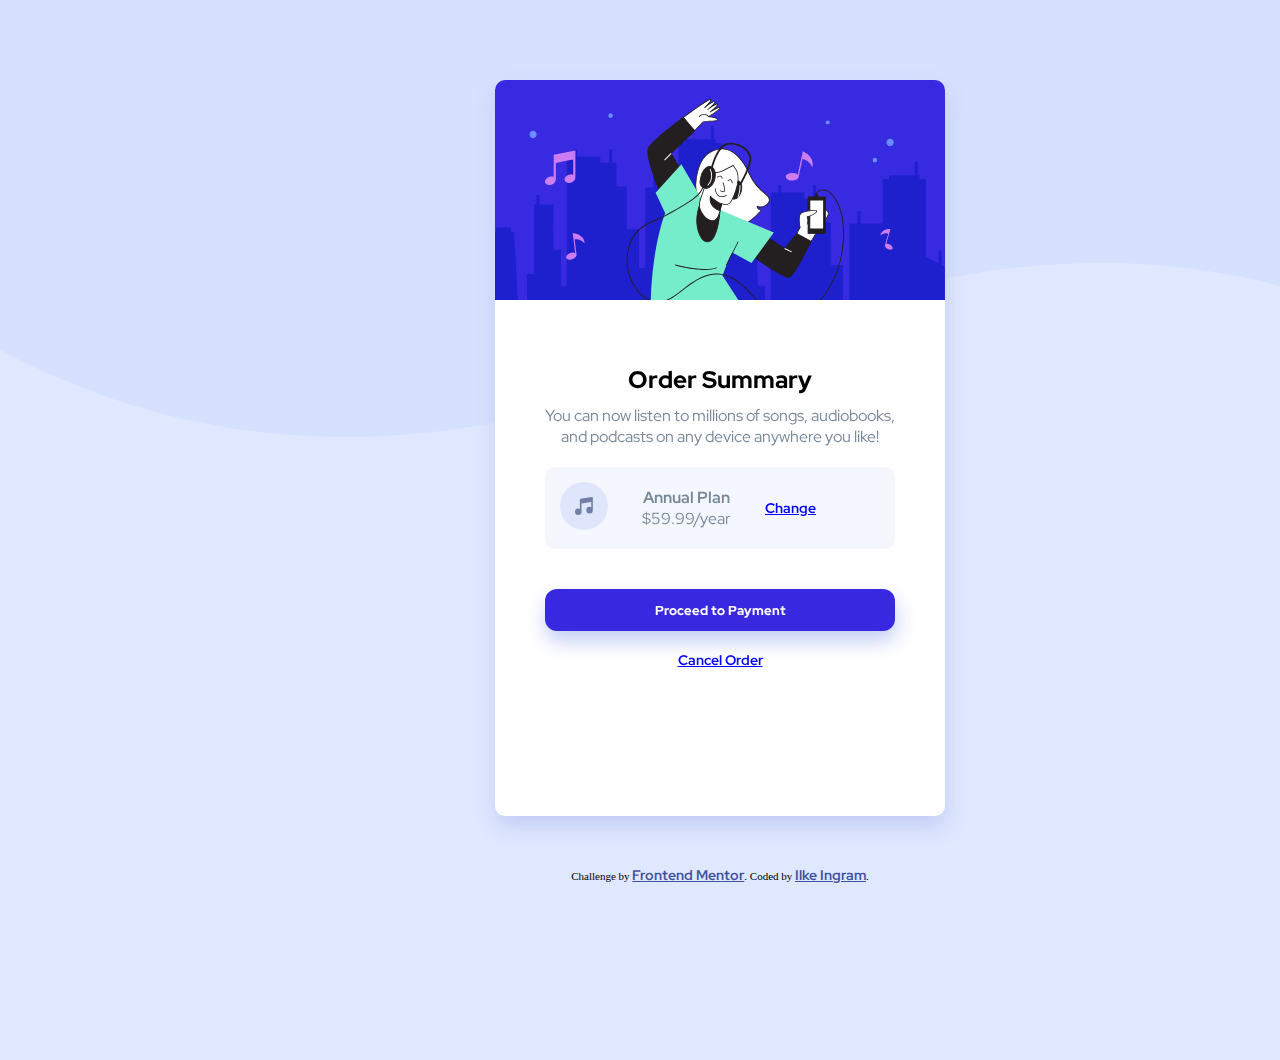
<file: index.html>
<!DOCTYPE html>
<html lang="en">
<head>
  <meta charset="UTF-8">
  <meta name="viewport" content="width=device-width, initial-scale=1.0"> <!-- displays site properly based on user's device -->

  <link rel="icon" type="image/png" sizes="32x32" href="./images/favicon-32x32.png">
  <link rel="stylesheet" href="style.css">
  <link rel="preconnect" href="https://fonts.googleapis.com">
<link rel="preconnect" href="https://fonts.gstatic.com" crossorigin>
<link href="https://fonts.googleapis.com/css2?family=Red+Hat+Display:wght@300;800;900&display=swap" rel="stylesheet">
  
  <title>Frontend Mentor | Order summary card</title>

  <!-- Feel free to remove these styles or customise in your own stylesheet 👍 -->
  <style>
    .attribution { font-size: 11px; text-align: center; }
    .attribution a { color: hsl(228, 45%, 44%); }
  </style>
</head>
<body>
<div class="background">

  <main>
    <figure>
      <img class="hero-image" src="images/illustration-hero.svg" alt="drawing of a character">
    </figure>

<section class="main-copy">
  <div class="headline"><h1>Order Summary</h1></div>

  <p>You can now listen to millions of songs, audiobooks, and podcasts on any 
    device anywhere you like!</p>
  </section>

<section class="annual-plan">
<div class="music-icon">
  <figure>
    <img src="images/icon-music.svg" alt="icon of a music note">
  </figure>
</div>
<div class="annual-plan-text"><p> <strong>Annual Plan</strong> </br> $59.99/year </p>
</div>
 <div class="annual-plan-link"><a href=#> Change</a>
</div>
  
</section>
<section class="cta">
  <button>Proceed to Payment</button>
  <div class="link-cancellation"><a href=#>Cancel Order</a></div>
</section>
</main>
  
  <div class="attribution" role="landmark">
    Challenge by <a href="https://www.frontendmentor.io?ref=challenge" target="_blank">Frontend Mentor</a>. 
    Coded by <a href="#">Ilke Ingram</a>.
  </div>
</div>
</body>
</html>
</file>
<file: style.css>
*{
    margin: 0px;
    padding: 0px;
}
    body {
    background-color:hsl(225, 100%, 94%);

    }

    .background{
        background-image: url(./images/pattern-background-desktop.svg);
        background-repeat: no-repeat;
        padding: 80px;
        height: 100vh;
        width: 100vw;
        display: grid;
        background-size: 100%;
    }


main {
    background-color: white;
    border-radius: 10px;
    width: 450px;
    padding-bottom: 50px;
    margin: 0px auto;
    filter: drop-shadow(1px 10px 10px #c1cdf5);
}

h1, p, a {
    font-family: "Red Hat Display"; sans-serif;
}

h1{
    font-weight: 800;
    font-size: 24px;
    text-align: center;
    line-height: 1,5em;
}
p{
    text-align: center;
    color: lightslategray;
    font-size: 16px;
    line-height: 1,5em;
    font-weight: 400;
}
a{
    font-size: 14px;
    font-weight: 700;
    text-align: center;
    color: blue;
    transform: underline;

}

.main-copy {
    padding: 50px 50px 0px;
    width: 350px;
}
.headline{
    margin: 10px;
}

.annual-plan{
    margin: 20px auto;
    width: 350px;
    background-color:  hsl(225, 100%, 98%);
    border-radius: 10px;
}

.music-icon, .annual-plan-text, .annual-plan-link{
    display: inline-block;
    padding: 15px;
    vertical-align: middle;
    size: 50px;
}

.annual-plan-link{
    text-align: right;
}

.hero-image{
    border-top-left-radius: 10px;
    border-top-right-radius: 10px;
}

button{
    width: 350px;
    background-color: hsl(245, 75%, 52%);
    color: white;
    padding: 12px;
    border-radius: 12px;
    margin: 20px 50px;
    font-weight: 800;
    font-family: "Red Hat Display";
    border: 0px;
    filter: drop-shadow(1px 10px 10px #c1cdf5);
}

button:hover{
    background-color: hsl(223, 47%, 23%);
}

.link-cancellation{
    font-size: 14px;
    font-weight: 700;
    text-align: center;
    color: darkslategray;
    transform: underline;
}

.attribution{
    margin-top: 50px;
}
</file>
